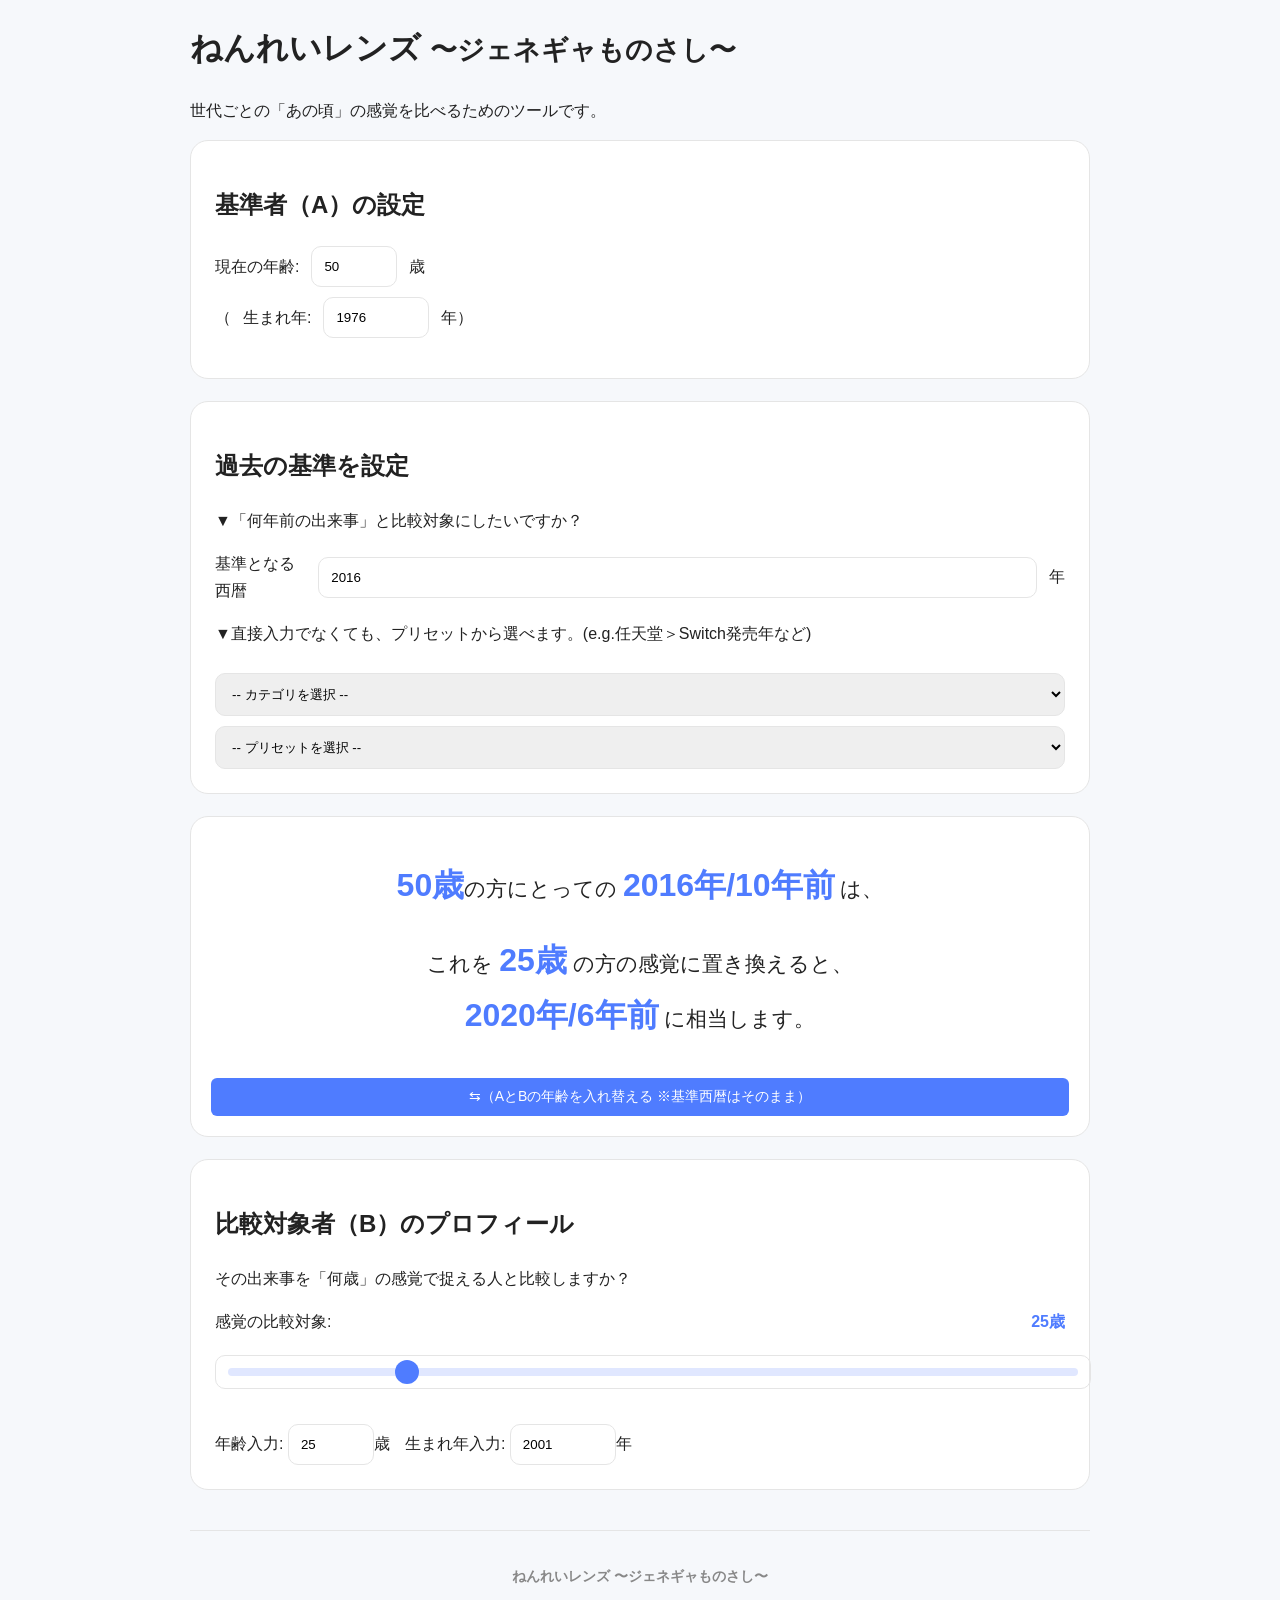
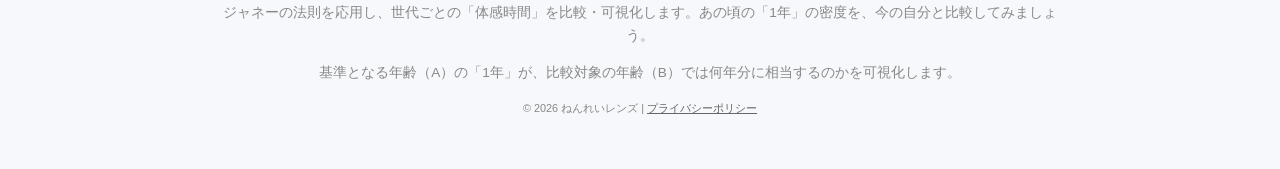
<file: index.html>
<!DOCTYPE html>
<html lang="ja">
<head>
    <meta charset="UTF-8">
    <meta name="viewport" content="width=device-width, initial-scale=1.0">

    <title>ねんれいレンズ | ジャネーの法則で過去の「体感時間」を比較</title>
    <meta name="description"
        content="今の年齢と過去の年齢、感じ方の違いをジャネーの法則で可視化するツール。あの頃の1年は今の何年分？過去の出来事と今の自分の感覚を照らし合わせて、時間の密度を比較・分析できます。">
    <meta name="keywords" content="ジェネレーションギャップ,ジェネギャものさし,ジャネーの法則,体感時間,年齢比較,時間の密度,過去の出来事,シミュレーション,ツール">

    <link rel="canonical" href="https://k-p5w.github.io/age-lens/">

    <meta property="og:title" content="ねんれいレンズ - 時間の密度を可視化する">
    <meta property="og:description" content="ジャネーの法則で、あの頃の1年の重さを今の自分と比較するシミュレーションツール。">
    <meta property="og:type" content="website">
    <meta property="og:url" content="https://k-p5w.github.io/age-lens/">
    <meta property="og:image" content="https://k-p5w.github.io/age-lens/ogp-image.png">
    <meta property="og:image:width" content="1200">
    <meta property="og:image:height" content="630">

    <link rel="stylesheet" href="style.css">

    <script async src="https://www.googletagmanager.com/gtag/js?id=G-V6BSN44CQV"></script>
    <script>
        window.dataLayer = window.dataLayer || [];
        function gtag() { dataLayer.push(arguments); }
        gtag('js', new Date());
        gtag('config', 'G-V6BSN44CQV');
    </script>
</head>


<body>

    <div class="container">
        <header>
            <h1>ねんれいレンズ <small>〜ジェネギャものさし〜</small></h1>
            <p>世代ごとの「あの頃」の感覚を比べるためのツールです。</p>

        </header>

        <section class="card" data-section="001">
            <h2>基準者（A）の設定</h2>
            <div class="form-row" style="margin-bottom: 10px;">
                <label for="currentAge">現在の年齢:</label>
                <input id="currentAge" type="number" value="50" style="width: 60px;">歳
            </div>
            <div class="form-row">（
                <label for="currentBirthYear">生まれ年:</label>
                <input id="currentBirthYear" type="number" value="1976" style="width: 80px;">年）
            </div>
        </section>

        <section class="card" data-section="002">
            <h2>過去の基準を設定</h2>
            <p>▼「何年前の出来事」と比較対象にしたいですか？</p>

            <div class="form-row">
                <label for="targetYear">基準となる西暦</label>
                <input id="targetYear" type="number" value="2000">年
            </div>

            <p>▼直接入力でなくても、プリセットから選べます。(e.g.任天堂＞Switch発売年など)</p>

            <select id="presetCategory" style="margin-top: 10px; width: 100%;">
                <option value="">-- カテゴリを選択 --</option>
                <option value="society">🌏 社会の出来事</option>
                <option value="music">🎵 音楽</option>
                <option value="movie">🎥 映画</option>
                <option value="tech">💻 テクノロジー</option>
                <option value="internet">🌐 インターネット</option>
                <option value="ghibli">📽️ アニメ（ジブリ）</option>
                <option value="onepiece">🏴‍☠️ アニメ（ONE PIECE）</option>
                <option value="dragonball">🐉 アニメ（ドラゴンボール）</option>
                <option value="nintendo">🍄 ゲーム（任天堂）</option>
                <option value="sony">🎮 ゲーム（ソニー）</option>
                <option value="game_all">🕹️ ゲーム（総合）</option>
            </select>
            <!-- プリセット選択 -->
            <select id="presetList" style="margin-top: 10px; width: 100%;">
                <option value="">-- プリセットを選択 --</option>
            </select>
        </section>


        <!-- ここに結果表示される -->
        <section class="card" id="mainResult" data-section="003">
            <div id="resultContent" class="placeholder">
                ここに選択後の結果が表示されます
            </div>

            <button id="swapAB" class="swap-btn">⇆（AとBの年齢を入れ替える ※基準西暦はそのまま）</button>
        </section>

        <section class="card" data-section="004">
            <h2>比較対象者（B）のプロフィール</h2>
            <p>その出来事を「何歳」の感覚で捉える人と比較しますか？</p>

            <div style="display: flex; justify-content: space-between; align-items: center; margin-top: 15px;">
                <label>感覚の比較対象:</label>
                <span id="sliderValue" style="font-weight: bold; color: var(--primary);">20歳</span>
            </div>
            <input type="range" id="compareAge" min="1" max="120" value="20" style="width: 100%;">

            <div style="margin-top: 15px; display: flex; gap: 15px; flex-wrap: wrap;">
                <div>
                    <label for="compareAgeInput">年齢入力:</label>
                    <input id="compareAgeInput" type="number" value="20" style="width: 60px;">歳
                </div>
                <div>
                    <label for="compareBirthYear">生まれ年入力:</label>
                    <input id="compareBirthYear" type="number" value="2006" style="width: 80px;">年
                </div>
            </div>
        </section>

        <footer>
            <p><strong>ねんれいレンズ 〜ジェネギャものさし〜</strong></p>
            <p>ジャネーの法則を応用し、世代ごとの「体感時間」を比較・可視化します。あの頃の「1年」の密度を、今の自分と比較してみましょう。</p>
            <p>基準となる年齢（A）の「1年」が、比較対象の年齢（B）では何年分に相当するのかを可視化します。</p>

            <p style="font-size: 0.8em; margin-top: 15px;">
                &copy; 2026 ねんれいレンズ |
                <a href="privacy.html" style="color: #666;">プライバシーポリシー</a>
            </p>
        </footer>
    </div>

    <script src="script.js"></script>
</body>

</html>
</file>
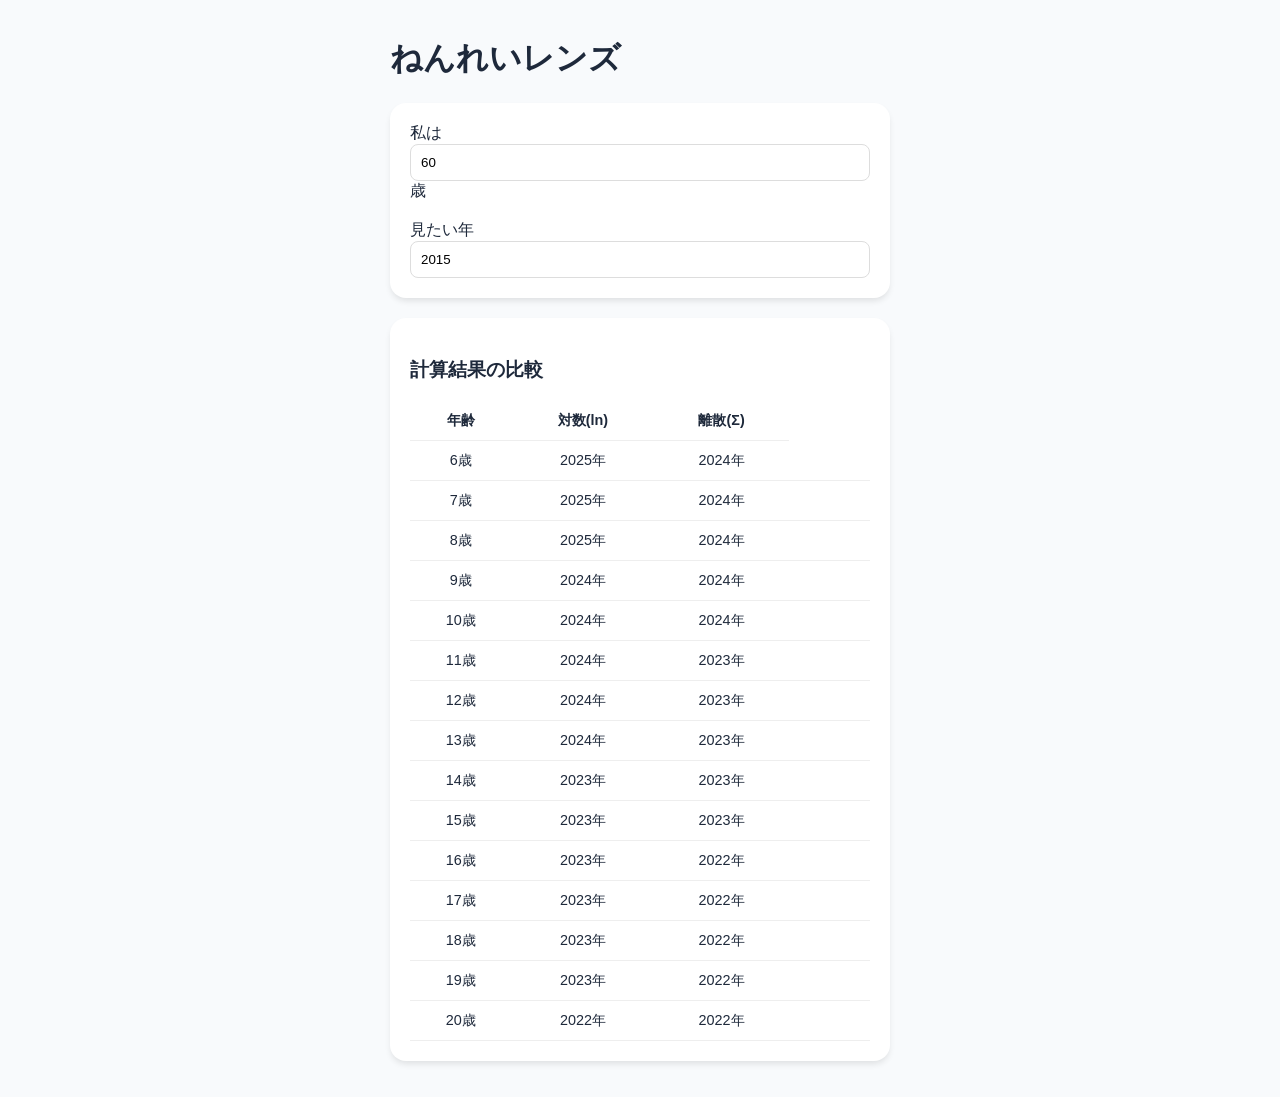
<file: indexGemini.html>
<!DOCTYPE html>
<html lang="ja">
<head>
    <meta charset="UTF-8">
    <meta name="viewport" content="width=device-width, initial-scale=1.0">
    <title>ねんれいレンズ - 比較版</title>
    <style>
        :root { --primary: #3b82f6; --bg: #f8fafc; }
        body { font-family: -apple-system, sans-serif; background: var(--bg); padding: 16px; margin: 0; color: #1e293b; }
        .container { max-width: 500px; margin: auto; }
        .card { background: white; padding: 20px; border-radius: 16px; box-shadow: 0 4px 6px -1px rgba(0,0,0,0.1); margin-bottom: 20px; }
        input { width: 100%; padding: 10px; border: 1px solid #ddd; border-radius: 8px; box-sizing: border-box; }
        .result-table { width: 100%; border-collapse: collapse; margin-top: 10px; font-size: 0.9em; }
        .result-table th, .result-table td { padding: 10px; border-bottom: 1px solid #eee; text-align: center; }
        .log-col { color: #2563eb; font-weight: bold; }
        .sum-col { color: #7c3aed; font-weight: bold; }
    </style>
</head>
<body>
<div class="container">
    <h1>ねんれいレンズ</h1>
    <div class="card">
        <label>私は <input type="number" id="myAge" value="60"> 歳</label><br><br>
        <label>見たい年 <input type="number" id="baseYear" value="2015"></label>
    </div>

    <div class="card">
        <h3>計算結果の比較</h3>
        <table class="result-table">
            <thead>
                <tr><th>年齢</th><th>対数(ln)</th><th>離散(Σ)</th></tr>
            </thead>
            <tbody id="resultBody"></tbody>
        </table>
    </div>
</div>

<script>
    const update = () => {
        const myAge = parseInt(document.getElementById('myAge').value);
        const baseYear = parseInt(document.getElementById('baseYear').value);
        const currentYear = 2026;
        const elapsed = currentYear - baseYear;
        
        // 距離計算
        const distLog = Math.log(myAge) - Math.log(myAge - elapsed);
        let distSum = 0; for(let i=0; i<elapsed; i++) distSum += 1/(myAge - i);
        
        const tbody = document.getElementById('resultBody');
        tbody.innerHTML = '';

        for (let target = 6; target <= 20; target++) {
            // ln逆算
            const resLog = Math.round(currentYear - (target * (1 - Math.exp(-distLog))));
            // Σ逆算
            let d = 0; let diff = 0;
            while (d < distSum && diff < target - 1) { d += 1 / (target - diff); diff++; }
            const resSum = Math.round(currentYear - diff);
            
            const row = tbody.insertRow();
            row.insertCell(0).innerText = `${target}歳`;
            row.insertCell(1).className = 'log-col'; row.insertCell(1).innerText = `${resLog}年`;
            row.insertCell(2).className = 'sum-col'; row.insertCell(2).innerText = `${resSum}年`;
        }
    };
    document.querySelectorAll('input').forEach(el => el.addEventListener('input', update));
    update();
</script>
</body>
</html>
</file>
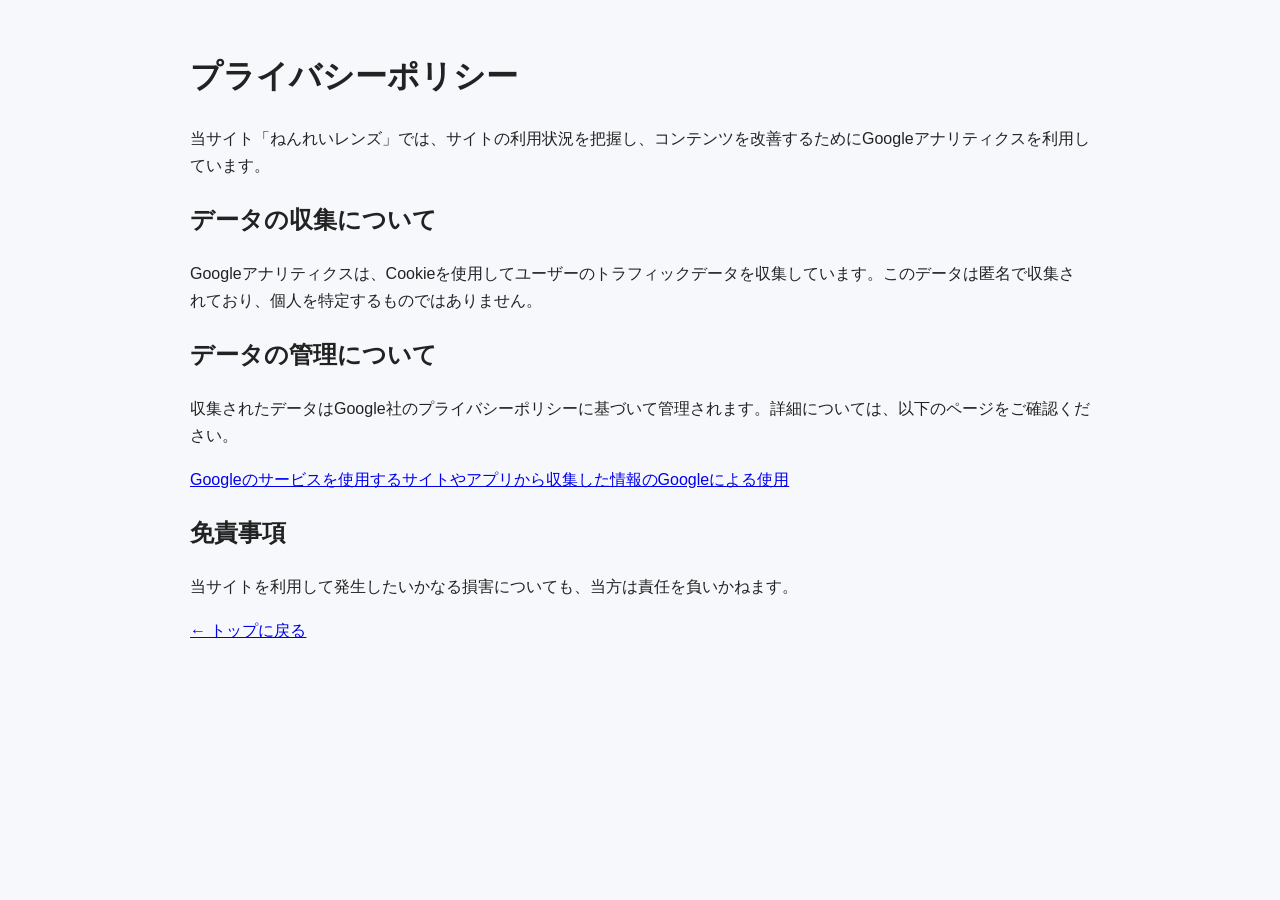
<file: privacy.html>
<!DOCTYPE html>
<html lang="ja">
<head>
    <meta charset="UTF-8">
    <meta name="viewport" content="width=device-width, initial-scale=1.0">
    <title>プライバシーポリシー - ねんれいレンズ</title>
    <link rel="stylesheet" href="style.css">
</head>
<body>
    <div class="container" style="padding: 20px;">
        <h1>プライバシーポリシー</h1>
        <p>当サイト「ねんれいレンズ」では、サイトの利用状況を把握し、コンテンツを改善するためにGoogleアナリティクスを利用しています。</p>

        <h2>データの収集について</h2>
        <p>Googleアナリティクスは、Cookieを使用してユーザーのトラフィックデータを収集しています。このデータは匿名で収集されており、個人を特定するものではありません。</p>

        <h2>データの管理について</h2>
        <p>収集されたデータはGoogle社のプライバシーポリシーに基づいて管理されます。詳細については、以下のページをご確認ください。</p>
        <p><a href="https://policies.google.com/technologies/partner-sites?hl=ja" target="_blank">Googleのサービスを使用するサイトやアプリから収集した情報のGoogleによる使用</a></p>

        <h2>免責事項</h2>
        <p>当サイトを利用して発生したいかなる損害についても、当方は責任を負いかねます。</p>

        <p><a href="index.html">← トップに戻る</a></p>
    </div>
</body>
</html>
</file>
<file: style.css>
/* SEC:100 Variables */
:root {
    --bg: #f6f8fb;
    --primary: #4f7cff;
    --primary-dark: #355de6;
    --text: #222;
}

@media(max-width:700px) {

    /* 縦積み強制を解除し、入力欄の幅を調整 */
    .form-row {
        flex-direction: row;
        flex-wrap: nowrap;
    }

    label {
        min-width: 80px;
        /* ラベルを少し小さく */
        font-size: 0.9rem;
    }
}

body {
    background: var(--bg);
    color: var(--text);
    font-family: sans-serif;
    line-height: 1.7;
}

.container {
    width: min(900px, 92%);
    margin: auto;
}

.card {
    background: #fff;
    margin-bottom: 22px;
    padding: 24px;
    border-radius: 18px;
    border: 1px solid #e5e5e5;
}

/* SEC:101 Form & Button */
.form-row {
    display: flex;
    align-items: center;
    gap: 12px;
    margin-bottom: 16px;
}

input, select {
    width: 100%;
    padding: 12px;
    border-radius: 10px;
    border: 1px solid #e5e5e5;
}

button {
    background: var(--primary);
    color: #fff;
    border: none;
    border-radius: 12px;
    padding: 14px 24px;
    cursor: pointer;
    width: 100%;
}

/* SEC:102 Modern Slider */
input[type=range] {
    -webkit-appearance: none;
    width: 100%;
    background: transparent;
    cursor: pointer;
    margin: 20px 0;
}

input[type=range]::-webkit-slider-runnable-track {
    width: 100%;
    height: 8px;
    background: #e0e7ff;
    border-radius: 4px;
}

input[type=range]::-webkit-slider-thumb {
    -webkit-appearance: none;
    height: 24px;
    width: 24px;
    border-radius: 50%;
    background: var(--primary);
    margin-top: -8px;
    transition: .2s;
}

input[type=range]::-webkit-slider-thumb:hover {
    transform: scale(1.1);
}

/* SEC:103 Result */
#mainResult {
    text-align: center;
    font-size: 1.3rem;
    padding: 20px;
}

#mainResult strong {
    font-size: 2rem;
    color: var(--primary);
}


/* --- HeaderとFooterの共通中央寄せ設定 --- */
.hero, footer {
    text-align: center;
    /* 文字を中央に */
    margin: 20px auto;
    /* 上下の余白と左右中央寄せ */
    padding: 20px;
}

/* ヘッダーの装飾 */
.hero h1 {
    margin-bottom: 8px;
}

/* フッターの装飾 */
footer {
    font-size: 0.85rem;
    color: #888;
    border-top: 1px solid #e5e5e5;
    margin-top: 40px;
}

.preset-tabs {
    display: flex;
    gap: 8px;
    margin-top: 12px;
}

.preset-tabs button {
    padding: 6px 12px;
    border: 1px solid #ccc;
    background: #f5f5f5;
    cursor: pointer;
}

.preset-tabs button.active {
    background: #0078d4;
    color: white;
}

.preset-content {
    display: none;
    margin-top: 10px;
    width: 100%;
}

.preset-content.active {
    display: block;
}

.swap-btn {
    margin-top: 15px;
    padding: 10px 15px;
    width: 100%;
    background: var(--primary);
    color: white;
    border: none;
    border-radius: 6px;
    font-size: 14px;
    cursor: pointer;
}

.swap-btn:hover {
    opacity: 0.9;
}
</file>
